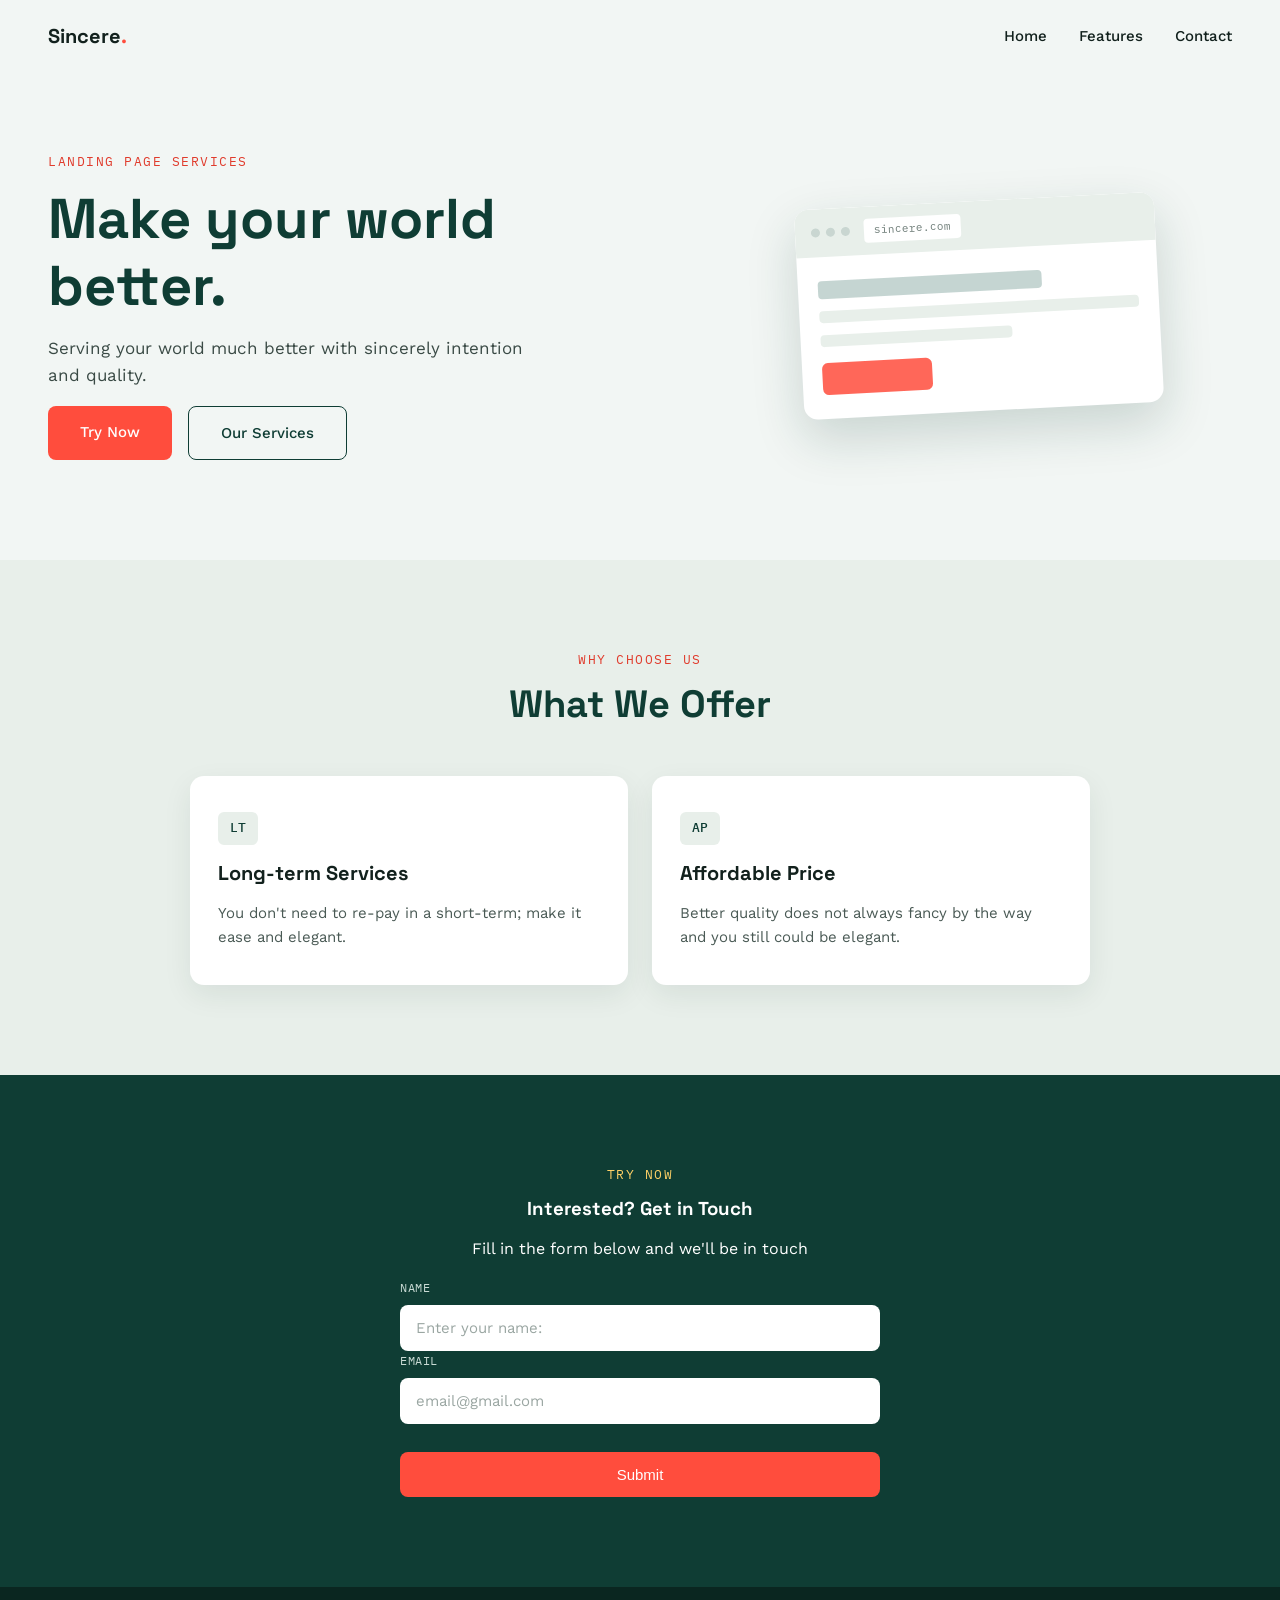
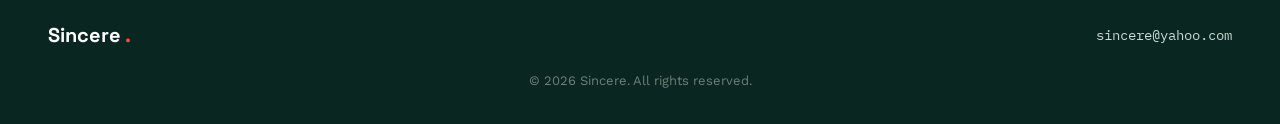
<file: index.html>
<!DOCTYPE html>
<html lang="en">
<head>
    <meta charset="UTF-8">
    <meta name="viewport" content="width=device-width, initial-scale=1.0">
    <title>Sincere: Landing Page</title>
    <link rel="preconnect" href="https://fonts.googleapis.com">
    <link href="https://fonts.googleapis.com/css2?family=Space+Grotesk:wght@500;700&family=Work+Sans:wght@400;500&family=IBM+Plex+Mono:wght@500&display=swap" rel="stylesheet">
    <link rel="stylesheet" href="style.css">
    
</head>
<body>
    
    <header>
        <div class="logo">Sincere<span class="logo-dot">.</span></div>
        <nav>
            <a href="#hero">Home</a>
            <a href="#features">Features</a>
            <a href="#contact">Contact</a>
        </nav>
    </header>

    <main>
        <section id="hero">
            <div class="hero-grid">
                <div class="hero-content">
                    <p class="eyebrow">Landing Page Services</p>
                    <h1 class="typography-tile-headline">Make your world better.</h1>
                    <p class="hero-desc">
                        Serving your world much better with sincerely intention and quality.
                    </p>
                    <div class="hero-actions">
                        <a href="#contact" class="btn">Try Now</a>
                        <a href="#features" class="btn btn-ghost">Our Services</a>
                    </div>
                </div>

                <div class="hero-visual" aria-hidden="true">
                    <div class="browser-card">
                        <div class="browser-bar">
                            <span class="browser-dot"></span>
                            <span class="browser-dot"></span>
                            <span class="browser-dot"></span>
                            <span class="browser-url">sincere.com</span>
                        </div>

                        <div class="browser-body">
                            <div class="skeleton-line skeleton-title"></div>
                            <div class="skeleton-line skeleton-text"></div>
                            <div class="skeleton-line skeleton-text short"></div>
                            <div class="skeleton-btn"></div>
                        </div>
                    </div>
                </div>
            </div>
        </section>

        <section id="features" class="fitur">
            <p class="eyebrow center">Why Choose Us</p>
            <h2 class="typography-tile-headline">What We Offer</h2>

            <div class="fitur-grid">
                <div class="fitur-item">
                    <span class="fitur-tag">LT</span>
                    <h3 class="typography-tile-headline">Long-term Services</h3>
                    <p>You don't need to re-pay in a short-term; make it ease and elegant.</p>
                </div>
                <div class="fitur-item">
                    <span class="fitur-tag">AP</span>
                    <h3 class="typography-tile-headline">Affordable Price</h3>
                    <p>Better quality does not always fancy by the way and you still could be elegant.</p>
                </div>
            </div>
        </section>

        <section id="contact">
            <div class="contact-inner">
                <p class="eyebrow eyebrow-light center">Try Now</p>
                <h3 class="typography-tile-headline">Interested? Get in Touch</h3>
                <p>Fill in the form below and we'll be in touch</p>
                <form>
                <div class="form-row">
                    <label for="nama">Name</label>
                    <input type="text" id="text" name="nama" placeholder="Enter your name: ">

                    <label for="email">Email</label>
                    <input type="email" id="email" name="email" placeholder="email@gmail.com">
                </div>
                <button type="submit" class="btn">Submit</button>
            </form>
            </div>
        </section>
    </main>

    <footer>
        <div class="footer-inner">
            <div class="logo">Sincere <span class="logo-dot">.</span></div>
            <a href="mailto:sincere@yahoo.com" class="footer-email">sincere@yahoo.com</a>
        </div>
        <p class="footer-copy">&copy; 2026 Sincere. All rights reserved.</p>
    </footer>
        

</body>
</html>
</file>
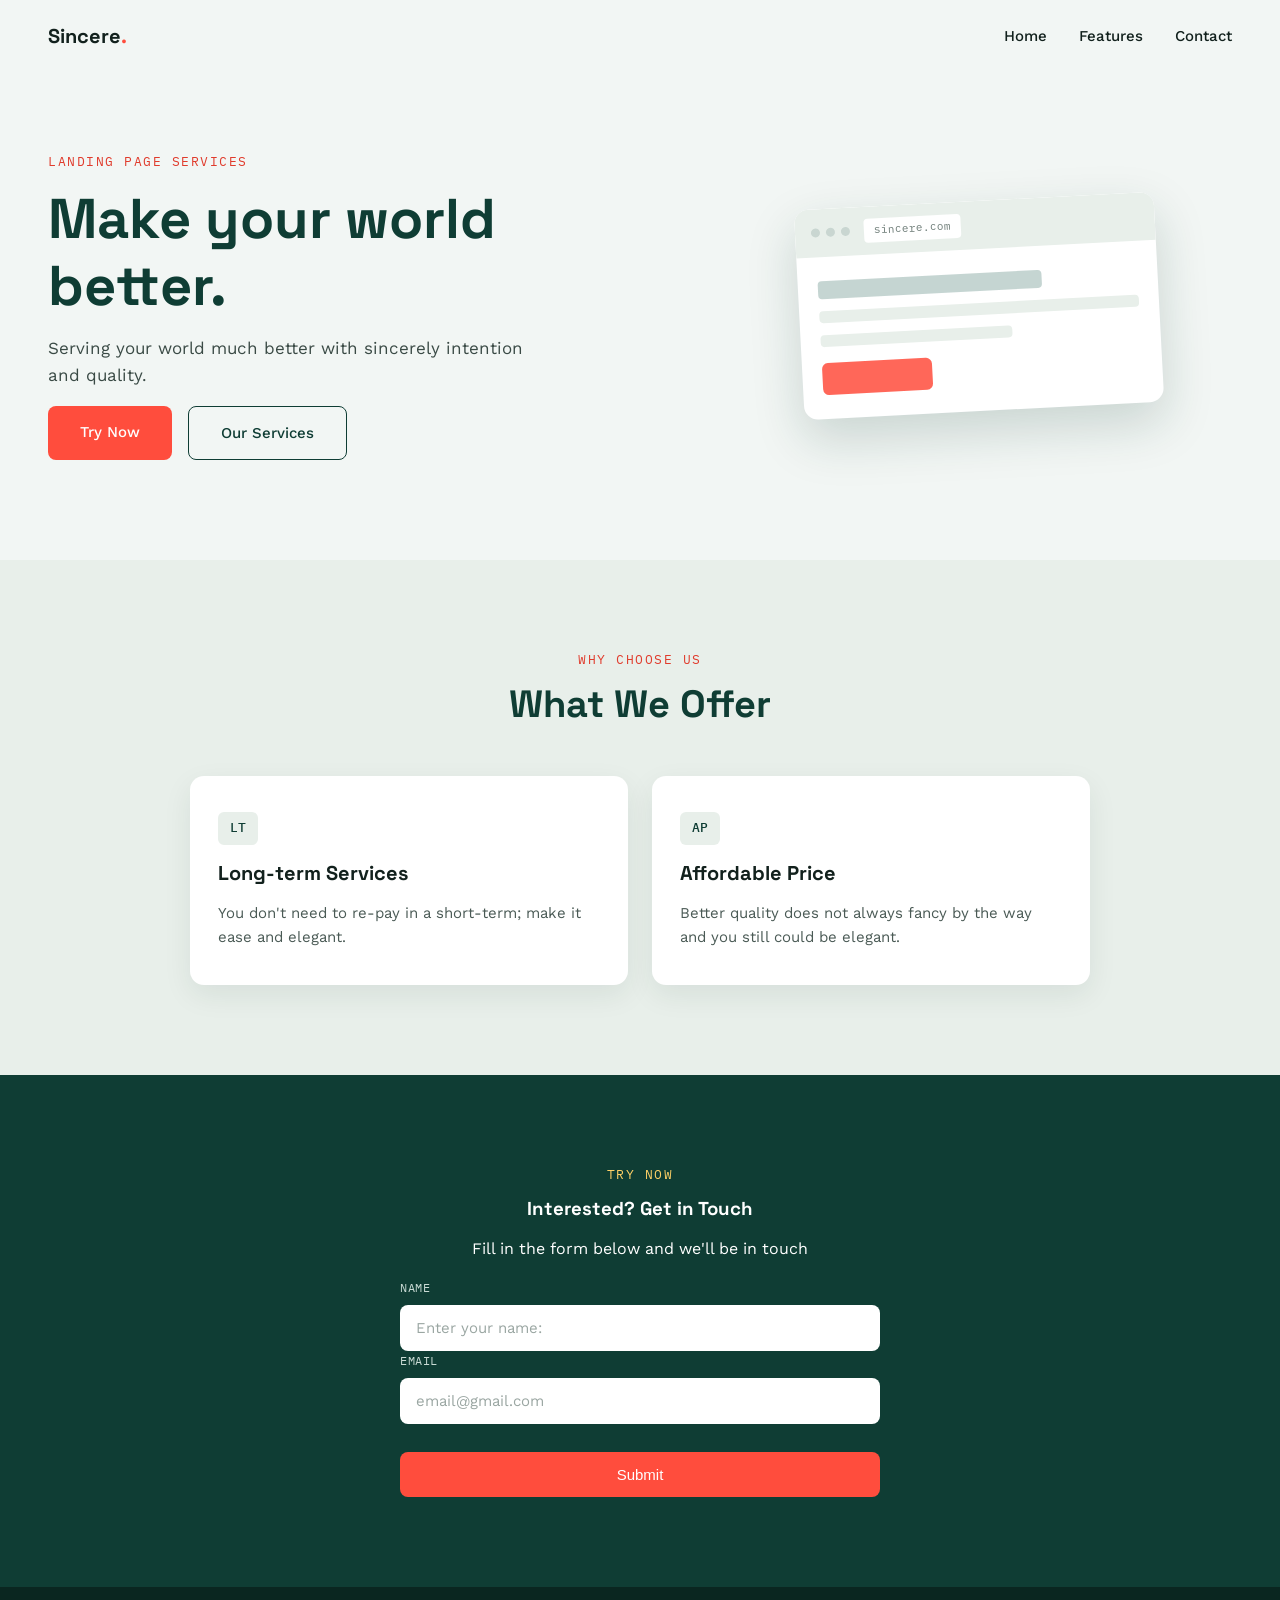
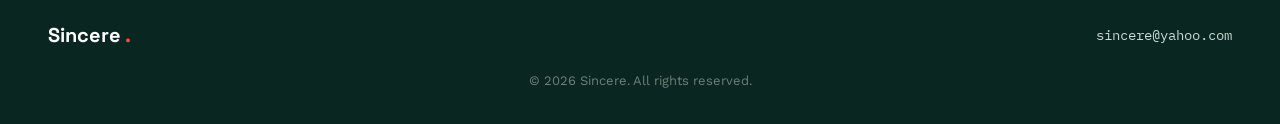
<file: index2.html>
<!DOCTYPE html>
<html lang="en">
<head>
    <meta charset="UTF-8">
    <meta name="viewport" content="width=device-width, initial-scale=1.0">
    <title>Latihan Landing Page</title>
    <link rel="preconnect" href="https://fonts.googleapis.com">
    <link href="https://fonts.googleapis.com/css2?family=Space+Grotesk:wght@500;700&family=Work+Sans:wght@400;500&family=IBM+Plex+Mono:wght@500&display=swap" rel="stylesheet">
    <link rel="stylesheet" href="styleforindex2.css">
    
</head>
<body>
    
    <header>
        <div class="logo">Sincere<span class="logo-dot">.</span></div>
        <nav>
            <a href="#hero">Home</a>
            <a href="#features">Features</a>
            <a href="#contact">Contact</a>
        </nav>
    </header>

    <main>
        <section id="hero">
            <div class="hero-grid">
                <div class="hero-content">
                    <p class="eyebrow">Landing Page Services</p>
                    <h1 class="typography-tile-headline">Make your world better.</h1>
                    <p class="hero-desc">
                        Serving your world much better with sincerely intention and quality.
                    </p>
                    <div class="hero-actions">
                        <a href="#contact" class="btn">Try Now</a>
                        <a href="#features" class="btn btn-ghost">Our Services</a>
                    </div>
                </div>

                <div class="hero-visual" aria-hidden="true">
                    <div class="browser-card">
                        <div class="browser-bar">
                            <span class="browser-dot"></span>
                            <span class="browser-dot"></span>
                            <span class="browser-dot"></span>
                            <span class="browser-url">sincere.com</span>
                        </div>

                        <div class="browser-body">
                            <div class="skeleton-line skeleton-title"></div>
                            <div class="skeleton-line skeleton-text"></div>
                            <div class="skeleton-line skeleton-text short"></div>
                            <div class="skeleton-btn"></div>
                        </div>
                    </div>
                </div>
            </div>
        </section>

        <section id="features" class="fitur">
            <p class="eyebrow center">Why Choose Us</p>
            <h2 class="typography-tile-headline">What We Offer</h2>

            <div class="fitur-grid">
                <div class="fitur-item">
                    <span class="fitur-tag">LT</span>
                    <h3 class="typography-tile-headline">Long-term Services</h3>
                    <p>You don't need to re-pay in a short-term; make it ease and elegant.</p>
                </div>
                <div class="fitur-item">
                    <span class="fitur-tag">AP</span>
                    <h3 class="typography-tile-headline">Affordable Price</h3>
                    <p>Better quality does not always fancy by the way and you still could be elegant.</p>
                </div>
            </div>
        </section>

        <section id="contact">
            <div class="contact-inner">
                <p class="eyebrow eyebrow-light center">Try Now</p>
                <h3 class="typography-tile-headline">Interested? Get in Touch</h3>
                <p>Fill in the form below and we'll be in touch</p>
                <form>
                <div class="form-row">
                    <label for="nama">Name</label>
                    <input type="text" id="text" name="nama" placeholder="Enter your name: ">

                    <label for="email">Email</label>
                    <input type="email" id="email" name="email" placeholder="email@gmail.com">
                </div>
                <button type="submit" class="btn">Submit</button>
            </form>
            </div>
        </section>
    </main>

    <footer>
        <div class="footer-inner">
            <div class="logo">Sincere <span class="logo-dot">.</span></div>
            <a href="mailto:sincere@yahoo.com" class="footer-email">sincere@yahoo.com</a>
        </div>
        <p class="footer-copy">&copy; 2026 Sincere. All rights reserved.</p>
    </footer>
        

</body>
</html>
</file>
<file: style.css>
:root {
    --color-bg: #F2F6F4;
    --color-bg-alt: #E8EFEA;
    --color-ink: #12211D;
    --color-primary: #0F3D34;
    --color-primary-light: #1A5A4C;
    --color-accent: #FF4D3D;
    --color-accent-dark: #E03B2C;
    --color-gold: #FFD166;
    --color-white: #FFFFFF;

    --font-display: 'Space Grotesk', sans-serif;
    --font-body: 'Work Sans', sans-serif;
    --font-mono: 'IBM Plex Mono', monospace;
}


* {
    box-sizing: border-box; /* bikin padding gak nambahin lebar elemen */
}

body {
    margin: 0;
    background-color: var(--color-bg);
    color: var(--color-ink);
    font-family: var(--font-body);
    font-size: 16px;
    line-height: 1.6;
}

h1, h2, h3 {
    font-family: var(--font-display);
    margin: 0 0 16px 0;
    line-height: 1.2;
}

p {
    margin: 0 0 16px 0;
}

a {
    color: inherit;
}

/* ============================================
   UTILITY: eyebrow text (label kecil di atas judul)
   ============================================ */
.eyebrow {
    font-family: var(--font-mono);
    font-size: 13px;
    letter-spacing: 1.5px;
    text-transform: uppercase;
    color: var(--color-accent-dark);
    margin: 0 0 12px 0;
}

.eyebrow.center {
    text-align: center;
}

.eyebrow-light {
    color: var(--color-gold);
}

/* ============================================
   HEADER
   ============================================ */
header {
    display: flex;
    justify-content: space-between;
    align-items: center;
    padding: 20px 48px;
    position: sticky; /* header nempel di atas pas discroll */
    top: 0;
    background-color: var(--color-bg);
    z-index: 10;
}

.logo {
    font-family: var(--font-display);
    font-weight: 700;
    font-size: 20px;
}

.logo-dot {
    color: var(--color-accent);
}

nav {
    display: flex;
    gap: 32px;
}

nav a {
    text-decoration: none;
    font-size: 15px;
    font-weight: 500;
    color: var(--color-ink);
    transition: color 0.2s ease;
}

nav a:hover {
    color: var(--color-accent-dark);
}

/* ============================================
   HERO
   ============================================ */
#hero {
    padding: 80px 48px 100px;
}

.hero-grid {
    display: grid;
    grid-template-columns: 1.1fr 0.9fr; /* dua kolom gak sama lebar, lebih dinamis dari center biasa */
    gap: 60px;
    align-items: center;
    max-width: 1200px;
    margin: 0 auto;
}

.hero-content h1 {
    font-size: clamp(36px, 5vw, 56px); /* clamp = ukuran font otomatis nyesuaiin lebar layar, antara 36px-56px */
    color: var(--color-primary);
}

.hero-desc {
    font-size: 17px;
    color: #3A4A45;
    max-width: 480px;
}

.hero-actions {
    display: flex;
    gap: 16px;
    margin-top: 8px;
}

/* Signature element: kartu "browser mockup" -- CSS murni, gak pakai gambar */
.hero-visual {
    display: flex;
    justify-content: center;
}

.browser-card {
    background-color: var(--color-white);
    border-radius: 14px;
    box-shadow: 0 20px 50px rgba(15, 61, 52, 0.18);
    width: 100%;
    max-width: 360px;
    transform: rotate(-3deg); /* dimiringkan dikit biar gak kaku */
    overflow: hidden;
}

.browser-bar {
    display: flex;
    align-items: center;
    gap: 6px;
    padding: 12px 16px;
    background-color: var(--color-bg-alt);
}

.browser-dot {
    width: 9px;
    height: 9px;
    border-radius: 50%;
    background-color: #C9D6D1;
}

.browser-url {
    margin-left: 8px;
    font-family: var(--font-mono);
    font-size: 11px;
    color: #6B7A75;
    background-color: var(--color-white);
    padding: 3px 10px;
    border-radius: 4px;
}

.browser-body {
    padding: 24px 20px;
}

.skeleton-line {
    height: 12px;
    border-radius: 4px;
    background-color: var(--color-bg-alt);
    margin-bottom: 12px;
}

.skeleton-title {
    height: 18px;
    width: 70%;
    background-color: var(--color-primary-light);
    opacity: 0.25;
}

.skeleton-text {
    width: 100%;
}

.skeleton-text.short {
    width: 60%;
}

.skeleton-btn {
    width: 110px;
    height: 32px;
    border-radius: 6px;
    background-color: var(--color-accent);
    opacity: 0.85;
    margin-top: 16px;
}

/* ============================================
   BUTTONS
   ============================================ */
.btn {
    display: inline-block;
    background-color: var(--color-accent);
    color: var(--color-white);
    padding: 14px 32px;
    border-radius: 8px;
    text-decoration: none;
    font-weight: 500;
    font-size: 15px;
    border: none;
    cursor: pointer;
    transition: background-color 0.2s ease, transform 0.2s ease;
}

.btn:hover {
    background-color: var(--color-accent-dark);
    transform: translateY(-2px); /* naik dikit pas hover, kesan "responsif" */
}

.btn-ghost {
    background-color: transparent;
    color: var(--color-primary);
    border: 1.5px solid var(--color-primary);
}

.btn-ghost:hover {
    background-color: var(--color-primary);
    color: var(--color-white);
}

/* ============================================
   FITUR
   ============================================ */
#features {
    padding: 90px 48px;
    text-align: center;
    background-color: var(--color-bg-alt);
}

.fitur h2 {
    color: var(--color-primary);
    font-size: clamp(28px, 4vw, 38px);
}

.fitur-grid {
    display: flex;
    gap: 24px;
    margin-top: 48px;
    max-width: 900px;
    margin-left: auto;
    margin-right: auto;
}

.fitur-item {
    flex: 1;
    background-color: var(--color-white);
    border-radius: 14px;
    padding: 36px 28px;
    text-align: left;
    box-shadow: 0 10px 29px rgba(13, 45, 39, 0.08);
}

.fitur-tag {
    display: inline-block;
    font-family: var(--font-mono);
    font-size: 13px;
    font-weight: 500;
    background-color: var(--color-bg-alt);
    color: var(--color-primary);
    padding: 6px 12px;
    border-radius: 6px;
    margin-bottom: 16px;
}

.fitur-item h3 {
    font-size: 20px;
    color: var(--color-ink);
}

.fitur-item p {
    color: #4A5A55;
    font-size: 15px;
    margin-bottom: 0;
}

/* ============================================
   CONTACT
   ============================================ */
#contact {
    background-color: var(--color-primary);
    color: var(--color-white);
    padding: 90px 48px;
}

.contact-inner {
    max-width: 480px;
    margin: 0 auto;
    text-align: center;
}

#contact h2 {
    color: var(--color-white);
}

.contact-desc {
    color: #C9DAD4;
    margin-bottom: 36px;
}

.form-row {
    text-align: left;
    margin-bottom: 20px;
}

.form-row label {
    display: block;
    font-family: var(--font-mono);
    font-size: 12px;
    letter-spacing: 0.5px;
    text-transform: uppercase;
    color: #C9DAD4;
    margin-bottom: 8px;
}

.form-row input {
    width: 100%;
    padding: 14px 16px;
    border-radius: 8px;
    border: none;
    font-family: var(--font-body);
    font-size: 15px;
    background-color: var(--color-white);
}

.form-row input::placeholder {
    color: #9AA6A2;
}

#contact .btn {
    width: 100%;
    margin-top: 8px;
}

/* ============================================
   FOOTER
   ============================================ */
footer {
    background-color: #0A2620;
    color: var(--color-white);
    padding: 32px 48px;
}

.footer-inner {
    display: flex;
    justify-content: space-between;
    align-items: center;
    max-width: 1200px;
    margin: 0 auto;
}

.footer-email {
    font-family: var(--font-mono);
    font-size: 14px;
    text-decoration: none;
    color: #C9DAD4;
}

.footer-email:hover {
    color: var(--color-gold);
}

.footer-copy {
    text-align: center;
    font-size: 13px;
    color: #6B8079;
    max-width: 1200px;
    margin: 20px auto 0;
    margin-bottom: 0;
}

/* ============================================
   RESPONSIVE
   Di bawah 860px (misal tablet/HP), hero jadi
   1 kolom, dan header/section paddingnya dikecilin.
   ============================================ */
@media (max-width: 860px) {
    .hero-grid {
        grid-template-columns: 1fr;
    }

    .hero-visual {
        order: -1; /* browser card dipindah ke atas teks di layar kecil */
    }

    header, #hero, .fitur, #contact, footer {
        padding-left: 24px;
        padding-right: 24px;
    }

    .fitur-grid {
        flex-direction: column;
    }

    .footer-inner {
        flex-direction: column;
        gap: 12px;
        text-align: center;
    }
}
</file>
<file: styleforindex2.css>
:root {
    --color-bg: #F2F6F4;
    --color-bg-alt: #E8EFEA;
    --color-ink: #12211D;
    --color-primary: #0F3D34;
    --color-primary-light: #1A5A4C;
    --color-accent: #FF4D3D;
    --color-accent-dark: #E03B2C;
    --color-gold: #FFD166;
    --color-white: #FFFFFF;

    --font-display: 'Space Grotesk', sans-serif;
    --font-body: 'Work Sans', sans-serif;
    --font-mono: 'IBM Plex Mono', monospace;
}


* {
    box-sizing: border-box; /* bikin padding gak nambahin lebar elemen */
}

body {
    margin: 0;
    background-color: var(--color-bg);
    color: var(--color-ink);
    font-family: var(--font-body);
    font-size: 16px;
    line-height: 1.6;
}

h1, h2, h3 {
    font-family: var(--font-display);
    margin: 0 0 16px 0;
    line-height: 1.2;
}

p {
    margin: 0 0 16px 0;
}

a {
    color: inherit;
}

/* ============================================
   UTILITY: eyebrow text (label kecil di atas judul)
   ============================================ */
.eyebrow {
    font-family: var(--font-mono);
    font-size: 13px;
    letter-spacing: 1.5px;
    text-transform: uppercase;
    color: var(--color-accent-dark);
    margin: 0 0 12px 0;
}

.eyebrow.center {
    text-align: center;
}

.eyebrow-light {
    color: var(--color-gold);
}

/* ============================================
   HEADER
   ============================================ */
header {
    display: flex;
    justify-content: space-between;
    align-items: center;
    padding: 20px 48px;
    position: sticky; /* header nempel di atas pas discroll */
    top: 0;
    background-color: var(--color-bg);
    z-index: 10;
}

.logo {
    font-family: var(--font-display);
    font-weight: 700;
    font-size: 20px;
}

.logo-dot {
    color: var(--color-accent);
}

nav {
    display: flex;
    gap: 32px;
}

nav a {
    text-decoration: none;
    font-size: 15px;
    font-weight: 500;
    color: var(--color-ink);
    transition: color 0.2s ease;
}

nav a:hover {
    color: var(--color-accent-dark);
}

/* ============================================
   HERO
   ============================================ */
#hero {
    padding: 80px 48px 100px;
}

.hero-grid {
    display: grid;
    grid-template-columns: 1.1fr 0.9fr; /* dua kolom gak sama lebar, lebih dinamis dari center biasa */
    gap: 60px;
    align-items: center;
    max-width: 1200px;
    margin: 0 auto;
}

.hero-content h1 {
    font-size: clamp(36px, 5vw, 56px); /* clamp = ukuran font otomatis nyesuaiin lebar layar, antara 36px-56px */
    color: var(--color-primary);
}

.hero-desc {
    font-size: 17px;
    color: #3A4A45;
    max-width: 480px;
}

.hero-actions {
    display: flex;
    gap: 16px;
    margin-top: 8px;
}

/* Signature element: kartu "browser mockup" -- CSS murni, gak pakai gambar */
.hero-visual {
    display: flex;
    justify-content: center;
}

.browser-card {
    background-color: var(--color-white);
    border-radius: 14px;
    box-shadow: 0 20px 50px rgba(15, 61, 52, 0.18);
    width: 100%;
    max-width: 360px;
    transform: rotate(-3deg); /* dimiringkan dikit biar gak kaku */
    overflow: hidden;
}

.browser-bar {
    display: flex;
    align-items: center;
    gap: 6px;
    padding: 12px 16px;
    background-color: var(--color-bg-alt);
}

.browser-dot {
    width: 9px;
    height: 9px;
    border-radius: 50%;
    background-color: #C9D6D1;
}

.browser-url {
    margin-left: 8px;
    font-family: var(--font-mono);
    font-size: 11px;
    color: #6B7A75;
    background-color: var(--color-white);
    padding: 3px 10px;
    border-radius: 4px;
}

.browser-body {
    padding: 24px 20px;
}

.skeleton-line {
    height: 12px;
    border-radius: 4px;
    background-color: var(--color-bg-alt);
    margin-bottom: 12px;
}

.skeleton-title {
    height: 18px;
    width: 70%;
    background-color: var(--color-primary-light);
    opacity: 0.25;
}

.skeleton-text {
    width: 100%;
}

.skeleton-text.short {
    width: 60%;
}

.skeleton-btn {
    width: 110px;
    height: 32px;
    border-radius: 6px;
    background-color: var(--color-accent);
    opacity: 0.85;
    margin-top: 16px;
}

/* ============================================
   BUTTONS
   ============================================ */
.btn {
    display: inline-block;
    background-color: var(--color-accent);
    color: var(--color-white);
    padding: 14px 32px;
    border-radius: 8px;
    text-decoration: none;
    font-weight: 500;
    font-size: 15px;
    border: none;
    cursor: pointer;
    transition: background-color 0.2s ease, transform 0.2s ease;
}

.btn:hover {
    background-color: var(--color-accent-dark);
    transform: translateY(-2px); /* naik dikit pas hover, kesan "responsif" */
}

.btn-ghost {
    background-color: transparent;
    color: var(--color-primary);
    border: 1.5px solid var(--color-primary);
}

.btn-ghost:hover {
    background-color: var(--color-primary);
    color: var(--color-white);
}

/* ============================================
   FITUR
   ============================================ */
#features {
    padding: 90px 48px;
    text-align: center;
    background-color: var(--color-bg-alt);
}

.fitur h2 {
    color: var(--color-primary);
    font-size: clamp(28px, 4vw, 38px);
}

.fitur-grid {
    display: flex;
    gap: 24px;
    margin-top: 48px;
    max-width: 900px;
    margin-left: auto;
    margin-right: auto;
}

.fitur-item {
    flex: 1;
    background-color: var(--color-white);
    border-radius: 14px;
    padding: 36px 28px;
    text-align: left;
    box-shadow: 0 10px 29px rgba(13, 45, 39, 0.08);
}

.fitur-tag {
    display: inline-block;
    font-family: var(--font-mono);
    font-size: 13px;
    font-weight: 500;
    background-color: var(--color-bg-alt);
    color: var(--color-primary);
    padding: 6px 12px;
    border-radius: 6px;
    margin-bottom: 16px;
}

.fitur-item h3 {
    font-size: 20px;
    color: var(--color-ink);
}

.fitur-item p {
    color: #4A5A55;
    font-size: 15px;
    margin-bottom: 0;
}

/* ============================================
   CONTACT
   ============================================ */
#contact {
    background-color: var(--color-primary);
    color: var(--color-white);
    padding: 90px 48px;
}

.contact-inner {
    max-width: 480px;
    margin: 0 auto;
    text-align: center;
}

#contact h2 {
    color: var(--color-white);
}

.contact-desc {
    color: #C9DAD4;
    margin-bottom: 36px;
}

.form-row {
    text-align: left;
    margin-bottom: 20px;
}

.form-row label {
    display: block;
    font-family: var(--font-mono);
    font-size: 12px;
    letter-spacing: 0.5px;
    text-transform: uppercase;
    color: #C9DAD4;
    margin-bottom: 8px;
}

.form-row input {
    width: 100%;
    padding: 14px 16px;
    border-radius: 8px;
    border: none;
    font-family: var(--font-body);
    font-size: 15px;
    background-color: var(--color-white);
}

.form-row input::placeholder {
    color: #9AA6A2;
}

#contact .btn {
    width: 100%;
    margin-top: 8px;
}

/* ============================================
   FOOTER
   ============================================ */
footer {
    background-color: #0A2620;
    color: var(--color-white);
    padding: 32px 48px;
}

.footer-inner {
    display: flex;
    justify-content: space-between;
    align-items: center;
    max-width: 1200px;
    margin: 0 auto;
}

.footer-email {
    font-family: var(--font-mono);
    font-size: 14px;
    text-decoration: none;
    color: #C9DAD4;
}

.footer-email:hover {
    color: var(--color-gold);
}

.footer-copy {
    text-align: center;
    font-size: 13px;
    color: #6B8079;
    max-width: 1200px;
    margin: 20px auto 0;
    margin-bottom: 0;
}

/* ============================================
   RESPONSIVE
   Di bawah 860px (misal tablet/HP), hero jadi
   1 kolom, dan header/section paddingnya dikecilin.
   ============================================ */
@media (max-width: 860px) {
    .hero-grid {
        grid-template-columns: 1fr;
    }

    .hero-visual {
        order: -1; /* browser card dipindah ke atas teks di layar kecil */
    }

    header, #hero, .fitur, #contact, footer {
        padding-left: 24px;
        padding-right: 24px;
    }

    .fitur-grid {
        flex-direction: column;
    }

    .footer-inner {
        flex-direction: column;
        gap: 12px;
        text-align: center;
    }
}
</file>
